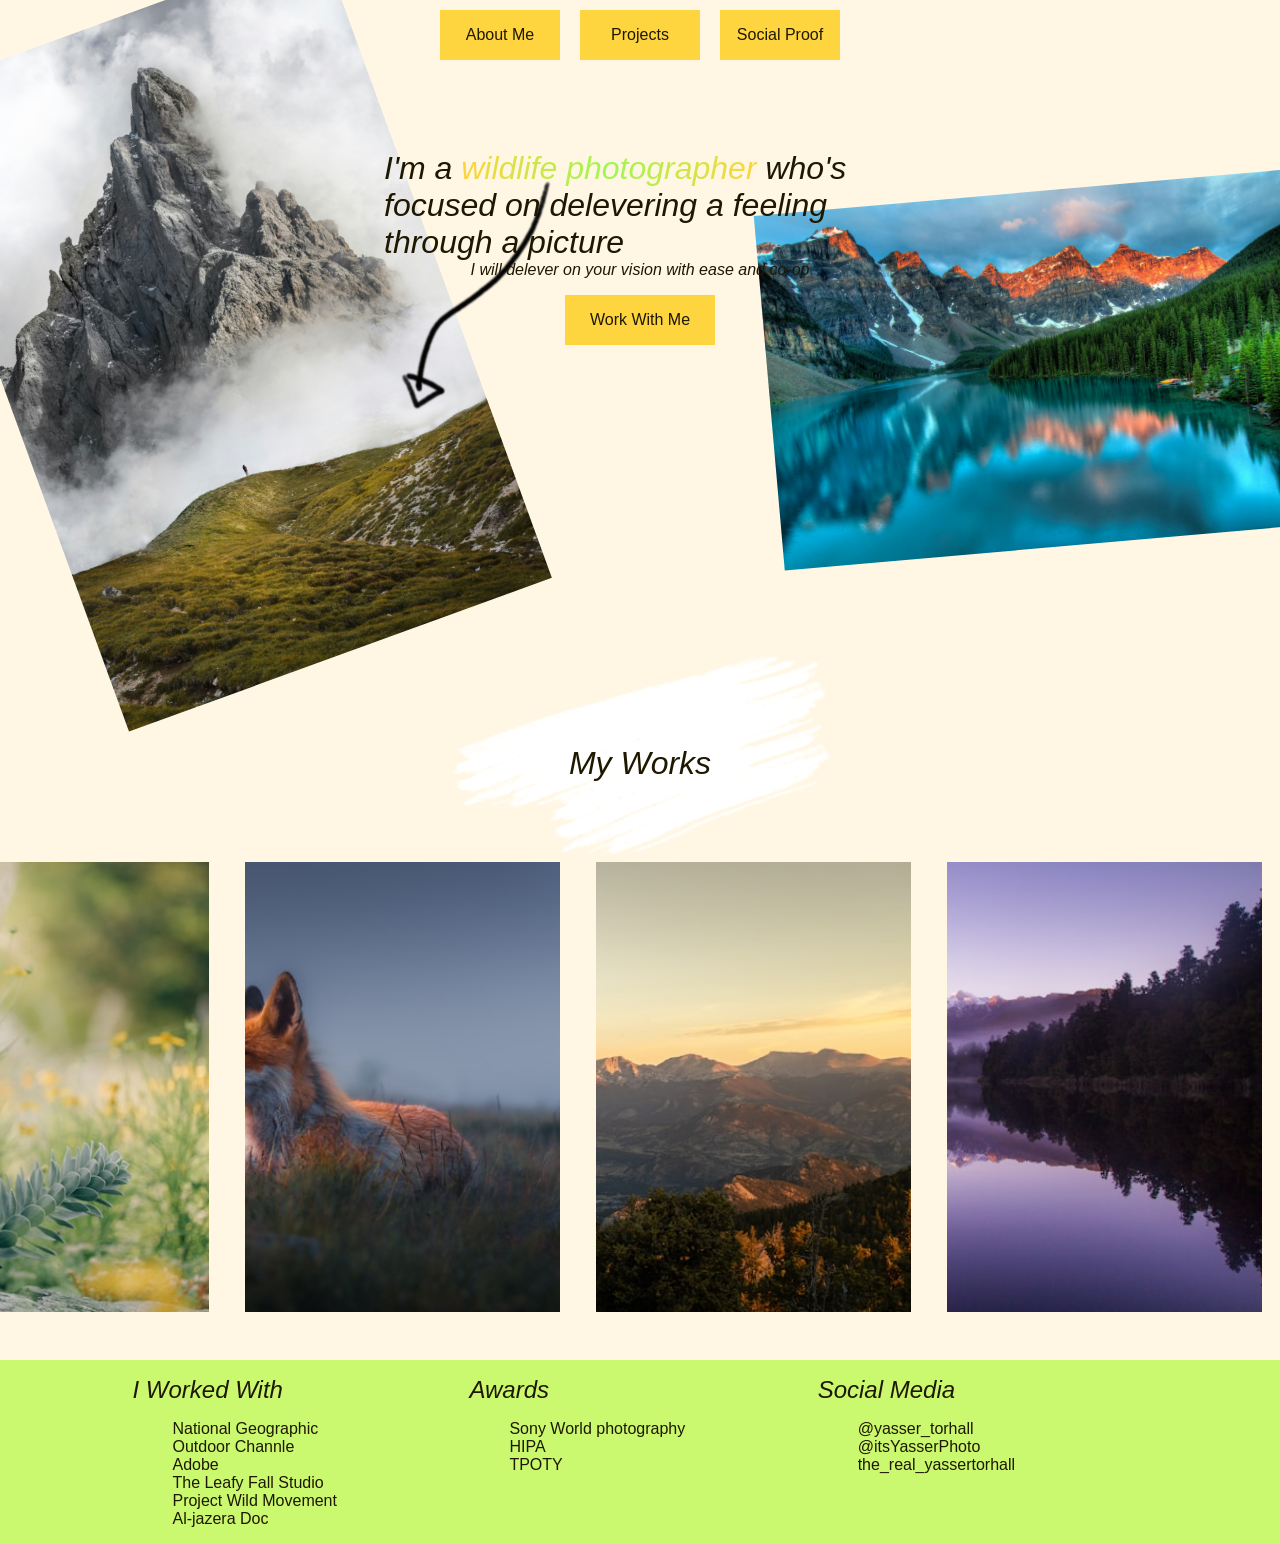
<file: html/index.html>
<!DOCTYPE html>
<html lang="en">
<head>
    <meta charset="UTF-8">
    <meta name="viewport" content="width=device-width, initial-scale=1.0">
    <title>My Portfolio</title>
    <link href="./../css/main.css" rel="stylesheet">
</head>
<body>
    <!-- <section> -->
        <div id="nav-menu">
            <button class="nav-button">About Me</button>    
            <button class="nav-button">Projects</button>    
            <!-- <button class="nav-button">Work With Me</button>  -->
            <button class="nav-button">Social Proof</button>    
        </div>
    <!-- </section> -->
    
    <div id="hero">
        <img src="./../assets/scenery/scene5.jpg" id="scene5"draggable="false">
        <img src="./../assets/scenery/scene8.jpg" id="scene8"draggable="false">
        <img src="./../assets/arrow.png" class="arrow" id="arrow1"draggable="false">
        <i id="main-title">I'm a <i class="fancy">wildlife photographer</i> who's focused on delevering a feeling through a picture</i>
        <i id="sub-title">I will delever on your vision with ease and co-op</i>
        <button id="workwithme-button">Work With Me</button>
    </div>
    <section id="projects-gallary">
        <img src="./../assets/inkstroke.png" class="ink-stroke">
        <i id="my-work-header">My Works</i>
        <div id="img-track" data-mouse-down-at="0" data-prevpercentage="0" data-percentage="0">
            <img src="./../assets/scenery/cards/scene10.jpg" class="gallary-img" draggable="false">
            <img src="./../assets/scenery/cards/scene1.jpg" class="gallary-img" draggable="false">
            <img src="./../assets/scenery/cards/scene2.jpg" class="gallary-img" draggable="false">
            <img src="./../assets/scenery/cards/scene3.jpg" class="gallary-img" draggable="false">
            <img src="./../assets/scenery/cards/scene4.jpg" class="gallary-img" draggable="false">
            <img src="./../assets/scenery/cards/scene5.jpg" class="gallary-img" draggable="false">
            <img src="./../assets/scenery/cards/scene6.jpg" class="gallary-img" draggable="false">
            <img src="./../assets/scenery/cards/scene7.jpg" class="gallary-img" draggable="false">
        <!-- <img src="./../assets/scenery/scene2.png" alt="sample" class="gallary-img" draggable="false">
        <img src="./../assets/scenery/scene3.jpg" alt="sample" class="gallary-img" draggable="false">
        <img src="./../assets/scenery/scene4.jpg" alt="sample" class="gallary-img" draggable="false">
        <img src="./../assets/scenery/scene7.jpg" alt="sample" class="gallary-img" draggable="false">
        <img src="./../assets/scenery/scene6.jpg" alt="sample" class="gallary-img" draggable="false">
        <img src="./../assets/scenery/scene8.jpg" alt="sample" class="gallary-img" draggable="false">
        <img src="./../assets/scenery/scene9.jpg" alt="sample" class="gallary-img" draggable="false"> -->
        </div>
    </section>
    <section id="footing">
        <span id="i-worked-with">
            <i id="i-worked-with-header">I Worked With</i>
            <ul>
                <li><a href="some">National Geographic</a></li>
                <li><a href="some">Outdoor Channle</a></li>
                <li><a href="some">Adobe</a></li>
                <li><a href="some">The Leafy Fall Studio</a></li>
                <li><a href="some">Project Wild Movement</a></li>
                <li><a href="some">Al-jazera Doc</a></li>
            </ul>
        </span>
        <span id="awards">
            <i id="awards-header">Awards</i>
            <ul>
                <li><a href="some">Sony World photography</a></li>
                <li><a href="some">HIPA</a></li>
                <li><a href="some">TPOTY</a></li>
            </ul>
        </span>
            <span id="Social-Media">
            <i id="Social-Media-header">Social Media</i>
            <ul>
                <li><a href="some">@yasser_torhall</a></li>
                <li><a href="some">@itsYasserPhoto</a></li>
                <li><a href="some">the_real_yassertorhall<a></li>
            </ul>
        </span>
    </section>
    <script type="text/javascript" src="./../scripts/main.js"></script>
</body>
</html>
</file>
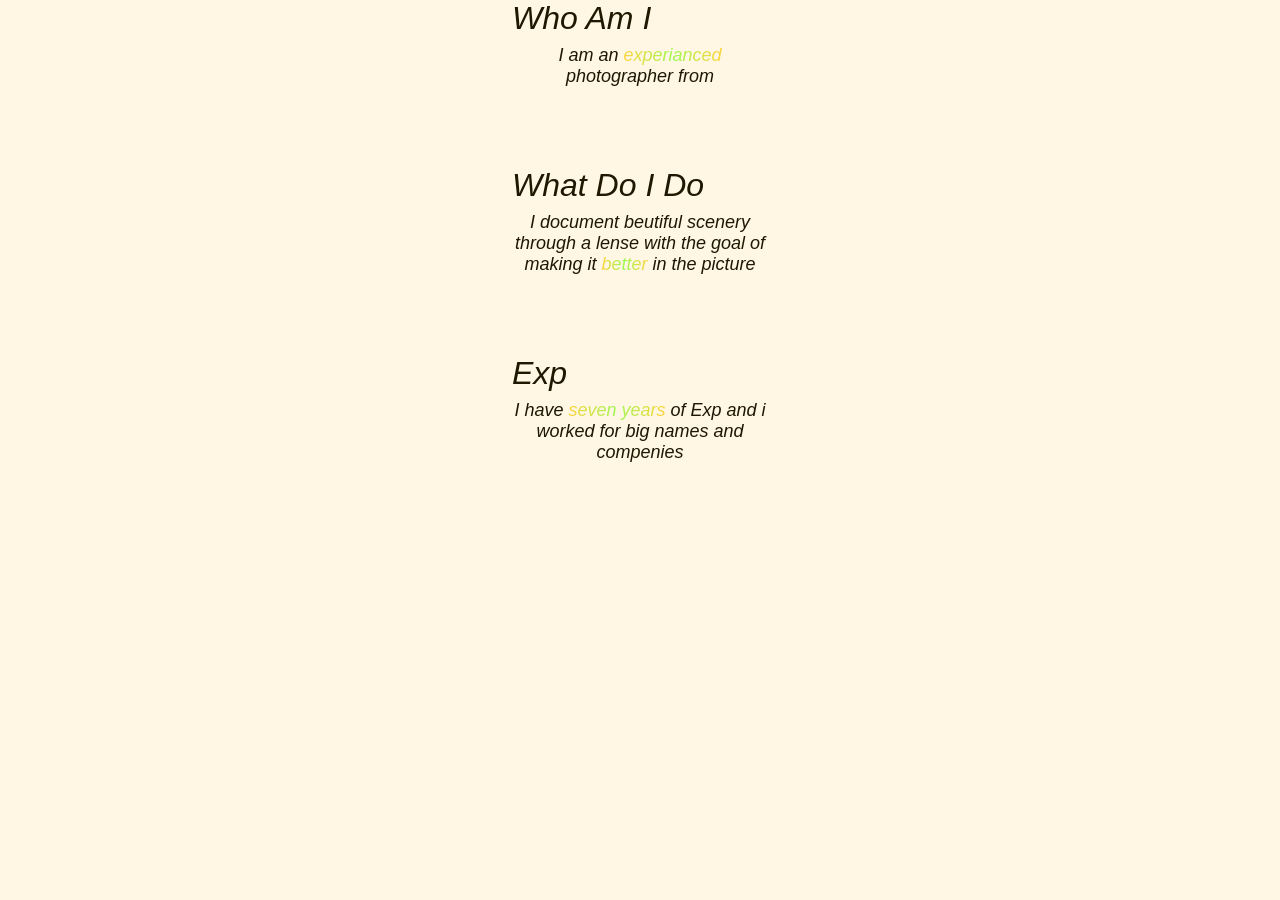
<file: html/about.html>
<!DOCTYPE html>
<html lang="en">
<head>
    <meta charset="UTF-8">
    <meta name="viewport" content="width=device-width, initial-scale=1.0">
    <title>About Me</title>
    <link href="./../css/main.css" rel="stylesheet">
</head>
<body>
        <div id="about-me">

            <div class="sector">
                <i class="header">Who Am I</i>
                <i class="content">I am an <i class="fancy">experianced</i> photographer from </i>
            </div>
            <div class="sector">
                <i class="header">What Do I Do</i>
                <i class="content">I document beutiful scenery through a lense with the goal of making it <i class="fancy">better</i> in the picture</i>
            </div>
            <div class="sector">
                <i class="header">Exp</i>
                <i class="content">I have <i class="fancy">seven years</i> of Exp and i worked for big names and compenies</i>
            </div>
        </div>
            
</body>
</html>
</file>
<file: css/main.css>
:read-only{
	--text: #1e1801;
	--background: #fff7e4;
	--primary: #fed43f;
	--secondary: #caf86f;
	--accent: #9ff753;
}
*{
	text-decoration: none;
	font-family: Arial, Helvetica, sans-serif;
	color: var(--text);
	list-style-type: none;
}
@keyframes cool {
    from{
        background-position-x: 0px;
    }
    to{
        background-position-x: 10000px;

    }
}

.fancy{

    color: linear-gradient(
        to right,
		var(--primary),
		var(--accent),
		var(--primary)
    );
    text-shadow: 0px 0px black 20px;
    background: linear-gradient(
        to right,
		var(--primary),
		var(--accent),
		var(--primary)
    );
    animation: cool 100s linear infinite;
    background-clip: text;
    -webkit-text-fill-color: transparent;
    white-space: nowrap;
}
img{
	user-select: none;
	 -webkit-user-drag: none
}
body {
	padding: 0px;
	margin: 0px;
	background-color: var(--background);
	overflow-x: hidden;
}
#nav-menu{
	display: flex;
	position: relative;
	justify-content: center;
	align-items: center;
}
.nav-button{
	font-size: medium;
	background-color: var(--primary);
	margin: 10px;
	border: none;
	height: 50px;
	width:	7.5rem;
}
#workwithme-button{
	font-size: medium;
	margin-top: 1rem;
	border: none;
	height: 50px;
	width: 150px;
	background-color: var(--primary);
}
#hero{
	margin-top: 5rem;
	display: flex;
	align-items: center;
	flex-direction: column;
}
#hero > #main-title{
	margin: auto;
	width: 40%;
	font-size: xx-large;
}
#hero > #sub-title{
	margin: auto;
	font-size: medium;
}
#hero > #scene5{
	padding: 0;
	position: absolute;
	top: 0;
	left: 0;
	rotate: -20deg;
	width: 450px;  /* original width */
	height: 675px; /* original height */
	z-index: -1;
  	/* background-image: url('./../assets/scenery/scene5.jpg'); */
  	background-size: contain;
  	background-repeat: no-repeat;

  	/* transform: scale(0.125); */
  	/* transform-origin: top left; */
}
#hero > #scene8{
	padding: 0;
	position: absolute;
	top: 170px;
	right: 0px;
	rotate: -5deg;
	
	z-index: -1;
  	/* background-image: url('./../assets/scenery/scene5.jpg'); */
  	background-size: contain;
  	background-repeat: no-repeat;

  	transform: scale(0.125);
  	transform-origin: top right;
}
.arrow{
	position: absolute;
	padding: 0;
	z-index: -1;
	background-size: contain;
	background-repeat: no-repeat;

}
#hero > #arrow1{
	top: 180px;
	left: 400px;	
}
#projects-gallary{

	margin-top: 25rem;
	margin-bottom: 3rem;
}
button:hover{
	scale: 1.05;
	transition: 100ms;
}
#img-track{
	position: relative;
	display: flex;
	justify-content: center;
	left: 50%;
	/* transform: translate(-0%, 0%); */
	gap: 4vmin;
}
.gallary-img{
	/* margin-left: 10px;
	margin-right: 10px; */
	height: 50vmin;
	width: 35vmin;
	object-fit: cover;
	object-position: 100% 50%;
}
#my-work-header{
	margin-bottom: 5rem;
	display: flex;
	justify-content: center;
	font-size: xx-large;
}
.ink-stroke{
	position: absolute;
	z-index: -1;
	left: 50%;
	transform: scale(0.25);
	transform: translate(-50%, -45%);
	
}
#footing{
	padding-top: 1rem;
	background-color: var(--secondary);
	display:flex;
	justify-content: space-evenly;
	/* align-content: space-between; */
}
#i-worked-with-header{
	font-size: x-large;
}
#awards-header{
	font-size: x-large;
}
#Social-Media-header{
	font-size: x-large;
}
.header{
	margin-bottom: 0.5rem;
	text-align: left;
	display: block;
	font-size: xx-large;
}
#about-me{
	display: flex;
	align-items: center;
	gap: 5rem;
	flex-direction: column;
}
.sector{
	text-align: center;
	width: 20%;
}
.content{
	font-size: large;
}
</file>
